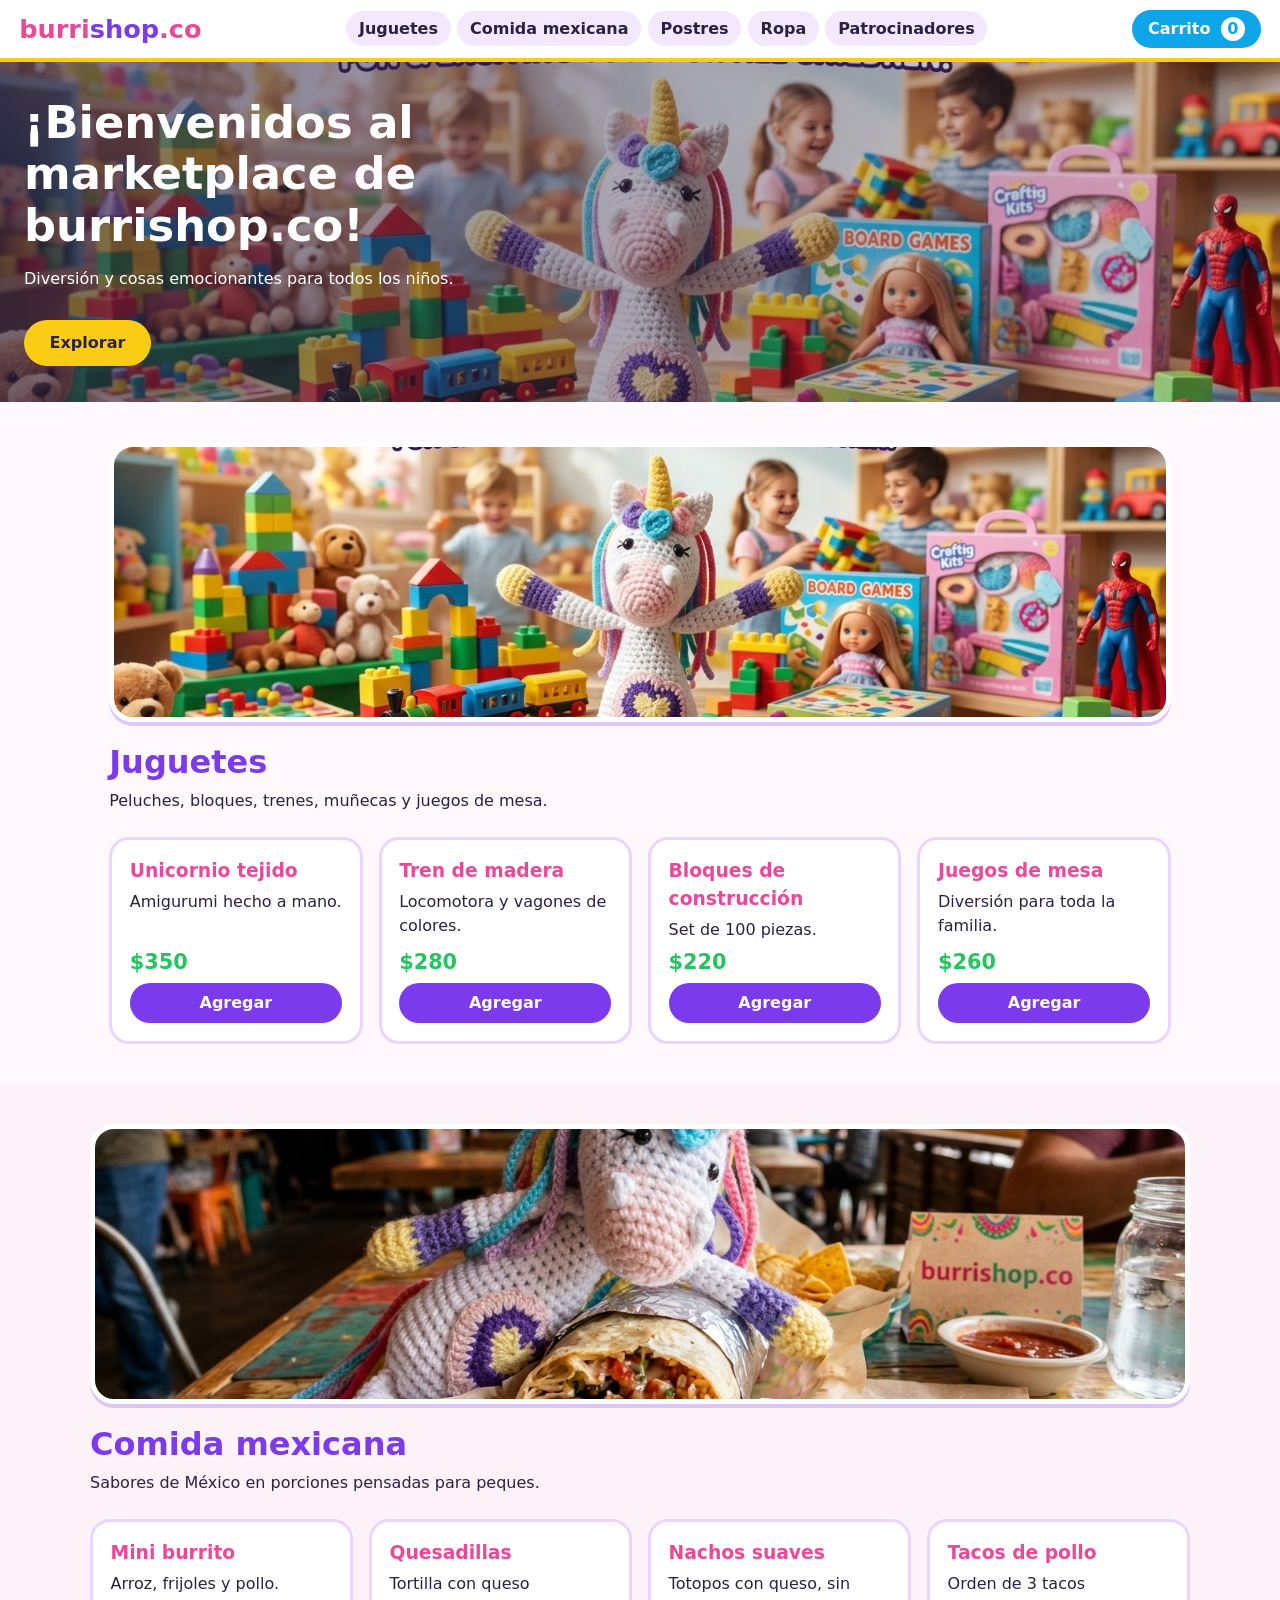
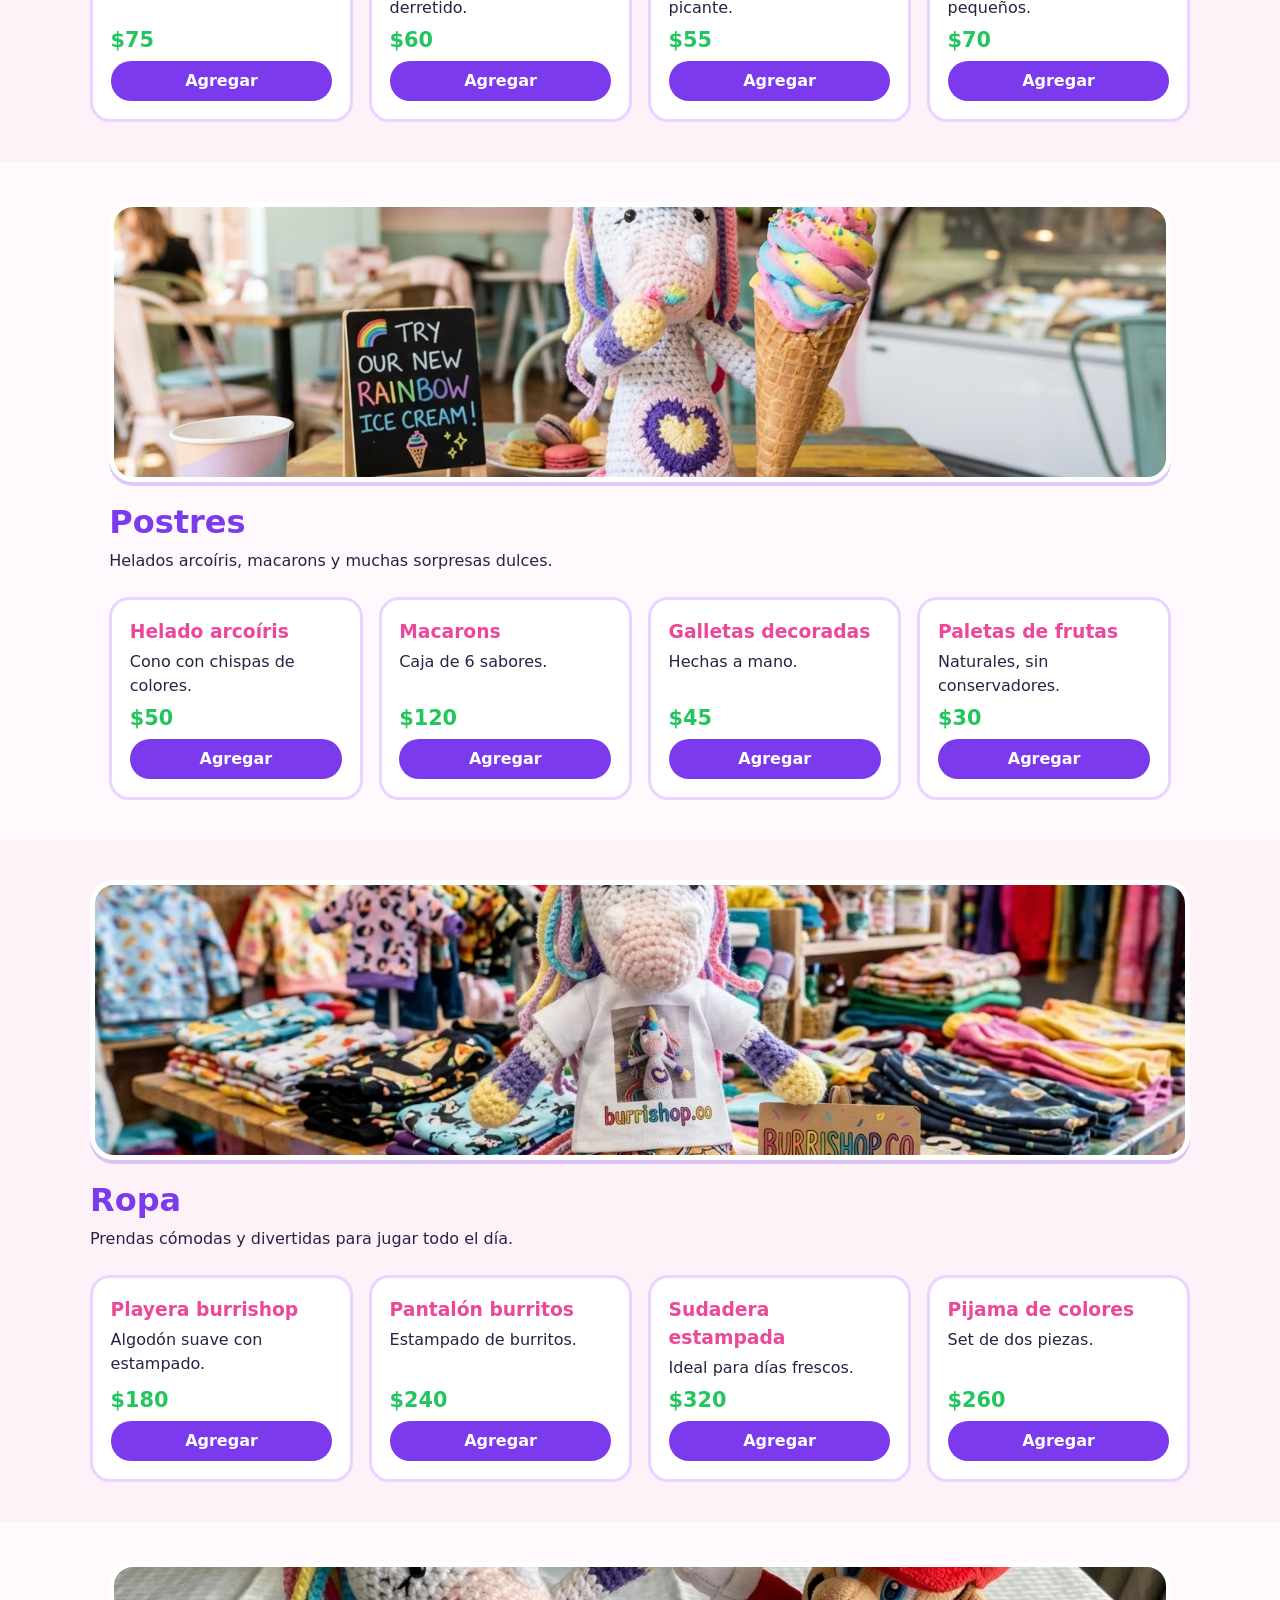
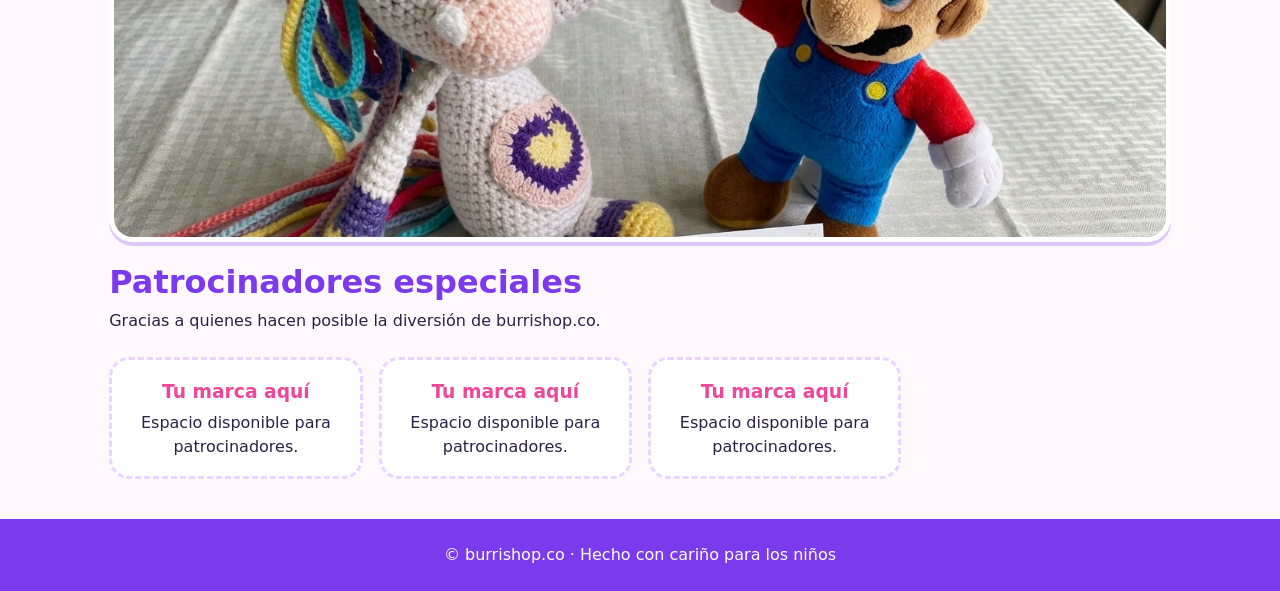
<file: index.html>
﻿<!DOCTYPE html>
<html lang="es">
<head>
  <meta charset="UTF-8">
  <meta name="viewport" content="width=device-width, initial-scale=1">
  <meta http-equiv="Content-Security-Policy" content="default-src 'self'; img-src 'self' data:; style-src 'self'; script-src 'self'">
  <title>burrishop.co | Marketplace para niños</title>
  <meta name="description" content="Marketplace infantil de burrishop.co: juguetes, comida mexicana, postres, ropa y patrocinadores.">
  <link rel="stylesheet" href="styles.css">
</head>
<body>
  <header class="topbar">
    <a class="logo" href="#inicio">burri<span>shop</span>.co</a>
    <nav aria-label="Secciones">
      <a href="#juguetes">Juguetes</a>
      <a href="#comida">Comida mexicana</a>
      <a href="#postres">Postres</a>
      <a href="#ropa">Ropa</a>
      <a href="#patrocinadores">Patrocinadores</a>
    </nav>
    <button class="cart" id="cart-btn" type="button" aria-label="Carrito">
      Carrito <span id="cart-count">0</span>
    </button>
  </header>

  <main id="inicio">
    <section class="hero hero-juguetes" aria-labelledby="hero-title">
      <div class="hero-text">
        <h1 id="hero-title">¡Bienvenidos al marketplace de burrishop.co!</h1>
        <p>Diversión y cosas emocionantes para todos los niños.</p>
        <a class="btn" href="#juguetes">Explorar</a>
      </div>
    </section>

    <!-- JUGUETES -->
    <section id="juguetes" class="seccion">
      <a class="banner banner-juguetes" href="juguetes.html" aria-label="Ver detalle: Juguetes burrishop.co"></a>
      <h2><a href="juguetes.html">Juguetes</a></h2>
      <p class="sub">Peluches, bloques, trenes, muñecas y juegos de mesa.</p>
      <div class="grid">
        <article class="card"><h3>Unicornio tejido</h3><p>Amigurumi hecho a mano.</p><span class="precio">$350</span><button class="add" type="button" data-nombre="Unicornio tejido">Agregar</button></article>
        <article class="card"><h3>Tren de madera</h3><p>Locomotora y vagones de colores.</p><span class="precio">$280</span><button class="add" type="button" data-nombre="Tren de madera">Agregar</button></article>
        <article class="card"><h3>Bloques de construcción</h3><p>Set de 100 piezas.</p><span class="precio">$220</span><button class="add" type="button" data-nombre="Bloques de construcción">Agregar</button></article>
        <article class="card"><h3>Juegos de mesa</h3><p>Diversión para toda la familia.</p><span class="precio">$260</span><button class="add" type="button" data-nombre="Juegos de mesa">Agregar</button></article>
      </div>
    </section>

    <!-- COMIDA MEXICANA -->
    <section id="comida" class="seccion alt">
      <a class="banner banner-comida" href="comida.html" aria-label="Ver detalle: Comida mexicana burrishop"></a>
      <h2><a href="comida.html">Comida mexicana</a></h2>
      <p class="sub">Sabores de México en porciones pensadas para peques.</p>
      <div class="grid">
        <article class="card"><h3>Mini burrito</h3><p>Arroz, frijoles y pollo.</p><span class="precio">$75</span><button class="add" type="button" data-nombre="Mini burrito">Agregar</button></article>
        <article class="card"><h3>Quesadillas</h3><p>Tortilla con queso derretido.</p><span class="precio">$60</span><button class="add" type="button" data-nombre="Quesadillas">Agregar</button></article>
        <article class="card"><h3>Nachos suaves</h3><p>Totopos con queso, sin picante.</p><span class="precio">$55</span><button class="add" type="button" data-nombre="Nachos suaves">Agregar</button></article>
        <article class="card"><h3>Tacos de pollo</h3><p>Orden de 3 tacos pequeños.</p><span class="precio">$70</span><button class="add" type="button" data-nombre="Tacos de pollo">Agregar</button></article>
      </div>
    </section>

    <!-- POSTRES -->
    <section id="postres" class="seccion">
      <a class="banner banner-postres" href="postres.html" aria-label="Ver detalle: Postres burrishop"></a>
      <h2><a href="postres.html">Postres</a></h2>
      <p class="sub">Helados arcoíris, macarons y muchas sorpresas dulces.</p>
      <div class="grid">
        <article class="card"><h3>Helado arcoíris</h3><p>Cono con chispas de colores.</p><span class="precio">$50</span><button class="add" type="button" data-nombre="Helado arcoíris">Agregar</button></article>
        <article class="card"><h3>Macarons</h3><p>Caja de 6 sabores.</p><span class="precio">$120</span><button class="add" type="button" data-nombre="Macarons">Agregar</button></article>
        <article class="card"><h3>Galletas decoradas</h3><p>Hechas a mano.</p><span class="precio">$45</span><button class="add" type="button" data-nombre="Galletas decoradas">Agregar</button></article>
        <article class="card"><h3>Paletas de frutas</h3><p>Naturales, sin conservadores.</p><span class="precio">$30</span><button class="add" type="button" data-nombre="Paletas de frutas">Agregar</button></article>
      </div>
    </section>

    <!-- ROPA -->
    <section id="ropa" class="seccion alt">
      <a class="banner banner-ropa" href="ropa.html" aria-label="Ver detalle: Ropa infantil burrishop"></a>
      <h2><a href="ropa.html">Ropa</a></h2>
      <p class="sub">Prendas cómodas y divertidas para jugar todo el día.</p>
      <div class="grid">
        <article class="card"><h3>Playera burrishop</h3><p>Algodón suave con estampado.</p><span class="precio">$180</span><button class="add" type="button" data-nombre="Playera burrishop">Agregar</button></article>
        <article class="card"><h3>Pantalón burritos</h3><p>Estampado de burritos.</p><span class="precio">$240</span><button class="add" type="button" data-nombre="Pantalón burritos">Agregar</button></article>
        <article class="card"><h3>Sudadera estampada</h3><p>Ideal para días frescos.</p><span class="precio">$320</span><button class="add" type="button" data-nombre="Sudadera estampada">Agregar</button></article>
        <article class="card"><h3>Pijama de colores</h3><p>Set de dos piezas.</p><span class="precio">$260</span><button class="add" type="button" data-nombre="Pijama de colores">Agregar</button></article>
      </div>
    </section>

    <!-- PATROCINADORES -->
    <section id="patrocinadores" class="seccion">
      <a class="banner banner-patrocinadores" href="patrocinadores.html" aria-label="Ver detalle: Patrocinadores especiales burrishop.co"></a>
      <h2><a href="patrocinadores.html">Patrocinadores especiales</a></h2>
      <p class="sub">Gracias a quienes hacen posible la diversión de burrishop.co.</p>
      <div class="grid">
        <article class="card spons"><h3>Tu marca aquí</h3><p>Espacio disponible para patrocinadores.</p></article>
        <article class="card spons"><h3>Tu marca aquí</h3><p>Espacio disponible para patrocinadores.</p></article>
        <article class="card spons"><h3>Tu marca aquí</h3><p>Espacio disponible para patrocinadores.</p></article>
      </div>
    </section>
  </main>

  <footer>
    <p>© burrishop.co · Hecho con cariño para los niños</p>
  </footer>

  <script src="app.js"></script>
</body>
</html>
</file>
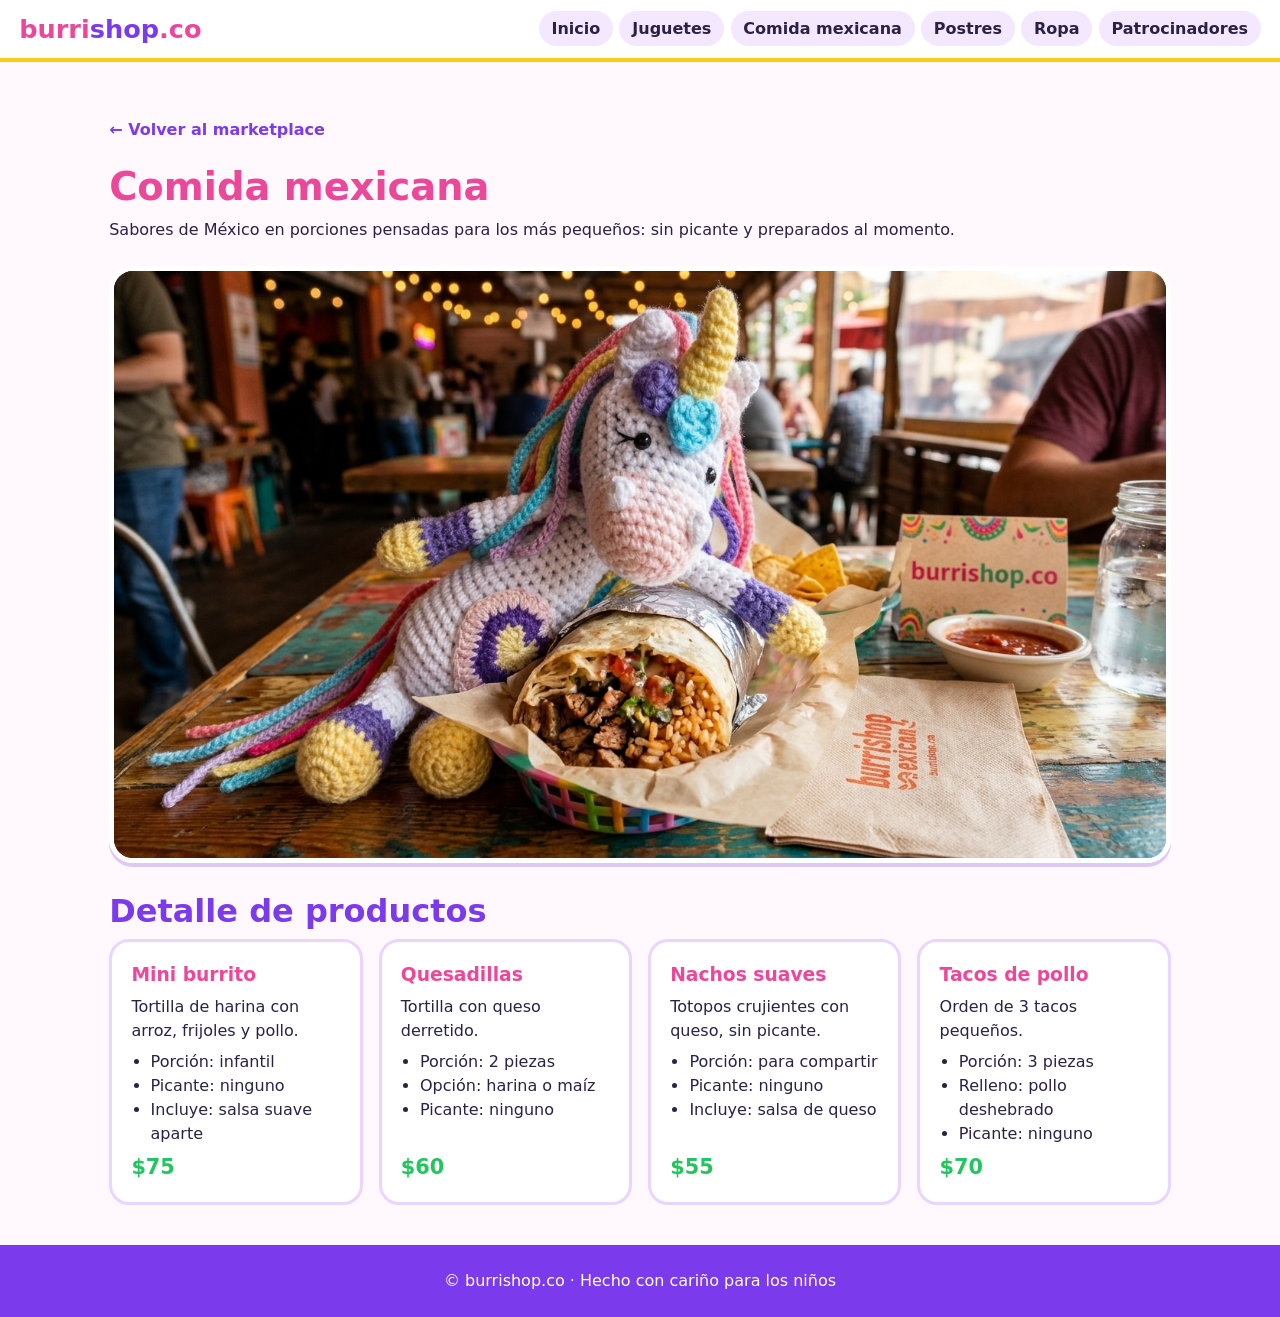
<file: comida.html>
﻿<!DOCTYPE html>
<html lang="es">
<head>
  <meta charset="UTF-8">
  <meta name="viewport" content="width=device-width, initial-scale=1">
  <meta http-equiv="Content-Security-Policy" content="default-src 'self'; img-src 'self' data:; style-src 'self'; script-src 'self'">
  <title>Comida mexicana | burrishop.co</title>
  <link rel="stylesheet" href="styles.css">
</head>
<body>
  <header class="topbar">
    <a class="logo" href="index.html">burri<span>shop</span>.co</a>
    <nav aria-label="Secciones">
      <a href="index.html">Inicio</a>
      <a href="juguetes.html">Juguetes</a>
      <a href="comida.html">Comida mexicana</a>
      <a href="postres.html">Postres</a>
      <a href="ropa.html">Ropa</a>
      <a href="patrocinadores.html">Patrocinadores</a>
    </nav>
  </header>

  <main class="seccion">
    <p><a class="volver" href="index.html">&larr; Volver al marketplace</a></p>
    <h1 class="titulo-detalle">Comida mexicana</h1>
    <p class="sub">Sabores de México en porciones pensadas para los más pequeños: sin picante y preparados al momento.</p>
    <figure class="foto-completa banner-comida">
      <img src="img/comida-mexicana.jpg" alt="Foto completa de la comida mexicana de burrishop">
    </figure>
    <h2>Detalle de productos</h2>
    <div class="grid">
      <article class="detalle">
        <h3>Mini burrito</h3>
        <p>Tortilla de harina con arroz, frijoles y pollo.</p>
        <ul>
          <li>Porción: infantil</li>
          <li>Picante: ninguno</li>
          <li>Incluye: salsa suave aparte</li>
        </ul>
        <span class="precio">$75</span>
      </article>
      <article class="detalle">
        <h3>Quesadillas</h3>
        <p>Tortilla con queso derretido.</p>
        <ul>
          <li>Porción: 2 piezas</li>
          <li>Opción: harina o maíz</li>
          <li>Picante: ninguno</li>
        </ul>
        <span class="precio">$60</span>
      </article>
      <article class="detalle">
        <h3>Nachos suaves</h3>
        <p>Totopos crujientes con queso, sin picante.</p>
        <ul>
          <li>Porción: para compartir</li>
          <li>Picante: ninguno</li>
          <li>Incluye: salsa de queso</li>
        </ul>
        <span class="precio">$55</span>
      </article>
      <article class="detalle">
        <h3>Tacos de pollo</h3>
        <p>Orden de 3 tacos pequeños.</p>
        <ul>
          <li>Porción: 3 piezas</li>
          <li>Relleno: pollo deshebrado</li>
          <li>Picante: ninguno</li>
        </ul>
        <span class="precio">$70</span>
      </article>
    </div>
  </main>

  <footer>
    <p>&copy; burrishop.co · Hecho con cariño para los niños</p>
  </footer>
</body>
</html>
</file>
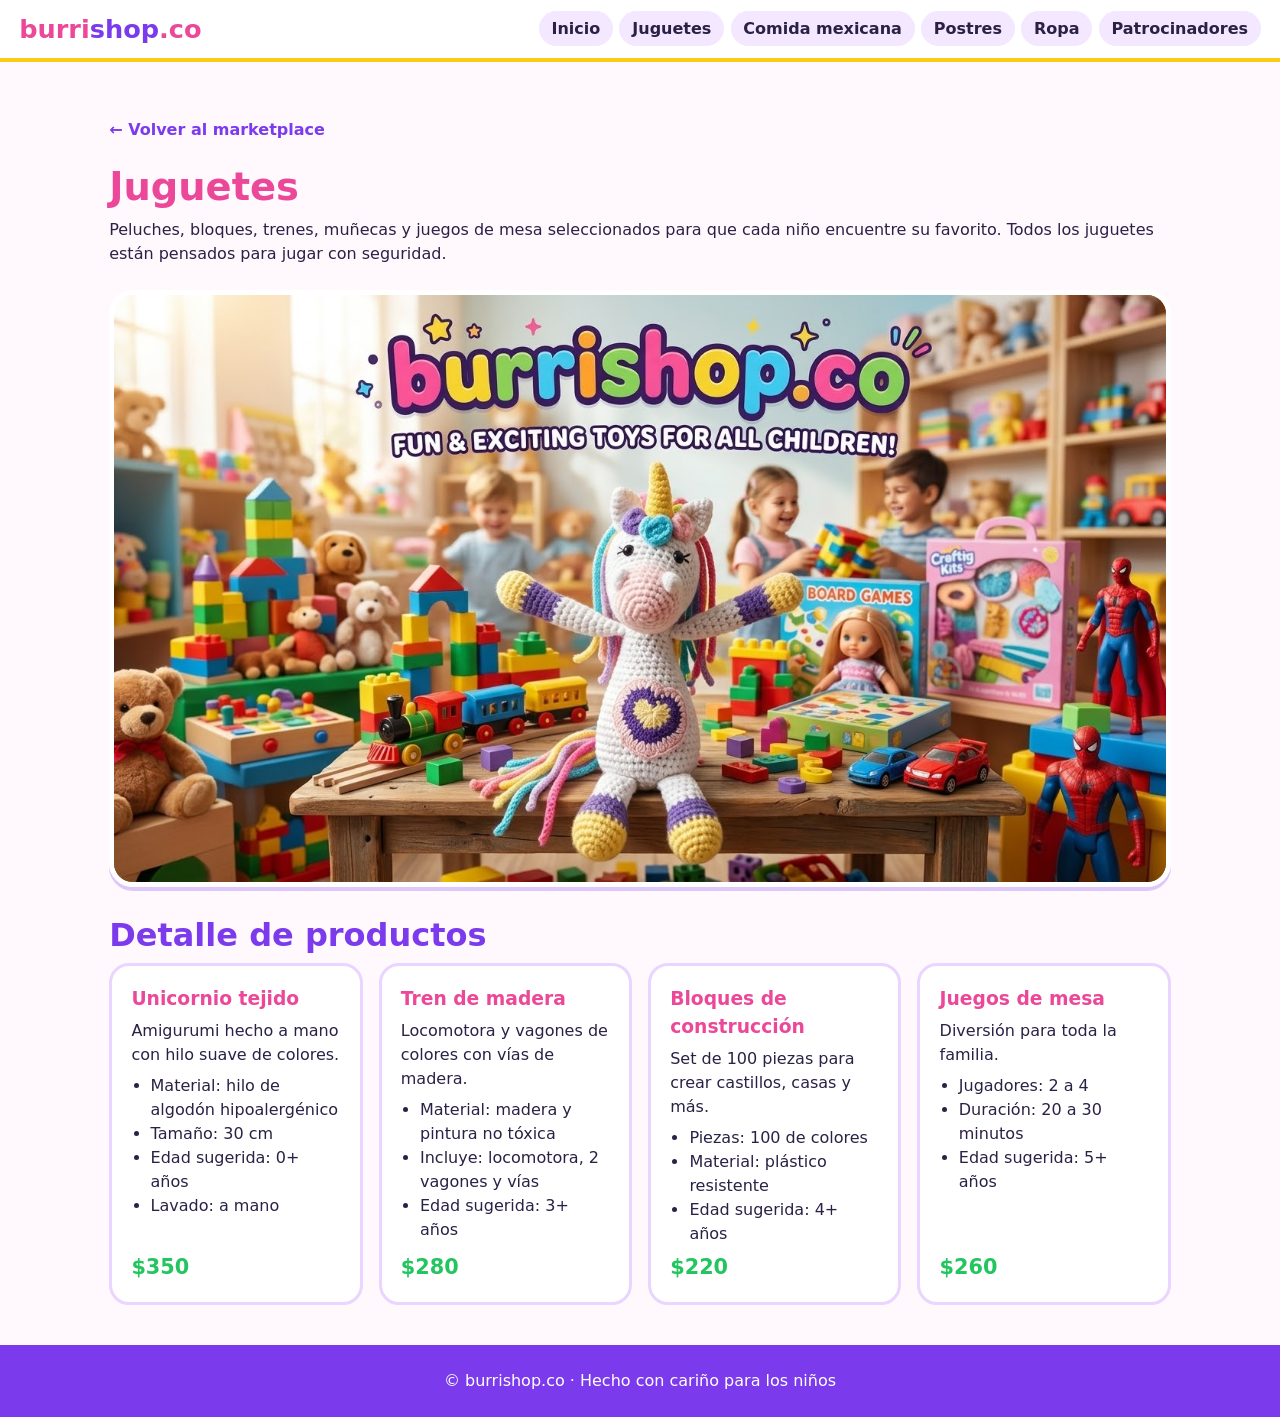
<file: juguetes.html>
﻿<!DOCTYPE html>
<html lang="es">
<head>
  <meta charset="UTF-8">
  <meta name="viewport" content="width=device-width, initial-scale=1">
  <meta http-equiv="Content-Security-Policy" content="default-src 'self'; img-src 'self' data:; style-src 'self'; script-src 'self'">
  <title>Juguetes | burrishop.co</title>
  <link rel="stylesheet" href="styles.css">
</head>
<body>
  <header class="topbar">
    <a class="logo" href="index.html">burri<span>shop</span>.co</a>
    <nav aria-label="Secciones">
      <a href="index.html">Inicio</a>
      <a href="juguetes.html">Juguetes</a>
      <a href="comida.html">Comida mexicana</a>
      <a href="postres.html">Postres</a>
      <a href="ropa.html">Ropa</a>
      <a href="patrocinadores.html">Patrocinadores</a>
    </nav>
  </header>

  <main class="seccion">
    <p><a class="volver" href="index.html">&larr; Volver al marketplace</a></p>
    <h1 class="titulo-detalle">Juguetes</h1>
    <p class="sub">Peluches, bloques, trenes, muñecas y juegos de mesa seleccionados para que cada niño encuentre su favorito. Todos los juguetes están pensados para jugar con seguridad.</p>
    <figure class="foto-completa banner-juguetes">
      <img src="img/juguetes.jpg" alt="Foto completa de la sección de juguetes de burrishop.co">
    </figure>
    <h2>Detalle de productos</h2>
    <div class="grid">
      <article class="detalle">
        <h3>Unicornio tejido</h3>
        <p>Amigurumi hecho a mano con hilo suave de colores.</p>
        <ul>
          <li>Material: hilo de algodón hipoalergénico</li>
          <li>Tamaño: 30 cm</li>
          <li>Edad sugerida: 0+ años</li>
          <li>Lavado: a mano</li>
        </ul>
        <span class="precio">$350</span>
      </article>
      <article class="detalle">
        <h3>Tren de madera</h3>
        <p>Locomotora y vagones de colores con vías de madera.</p>
        <ul>
          <li>Material: madera y pintura no tóxica</li>
          <li>Incluye: locomotora, 2 vagones y vías</li>
          <li>Edad sugerida: 3+ años</li>
        </ul>
        <span class="precio">$280</span>
      </article>
      <article class="detalle">
        <h3>Bloques de construcción</h3>
        <p>Set de 100 piezas para crear castillos, casas y más.</p>
        <ul>
          <li>Piezas: 100 de colores</li>
          <li>Material: plástico resistente</li>
          <li>Edad sugerida: 4+ años</li>
        </ul>
        <span class="precio">$220</span>
      </article>
      <article class="detalle">
        <h3>Juegos de mesa</h3>
        <p>Diversión para toda la familia.</p>
        <ul>
          <li>Jugadores: 2 a 4</li>
          <li>Duración: 20 a 30 minutos</li>
          <li>Edad sugerida: 5+ años</li>
        </ul>
        <span class="precio">$260</span>
      </article>
    </div>
  </main>

  <footer>
    <p>&copy; burrishop.co · Hecho con cariño para los niños</p>
  </footer>
</body>
</html>
</file>
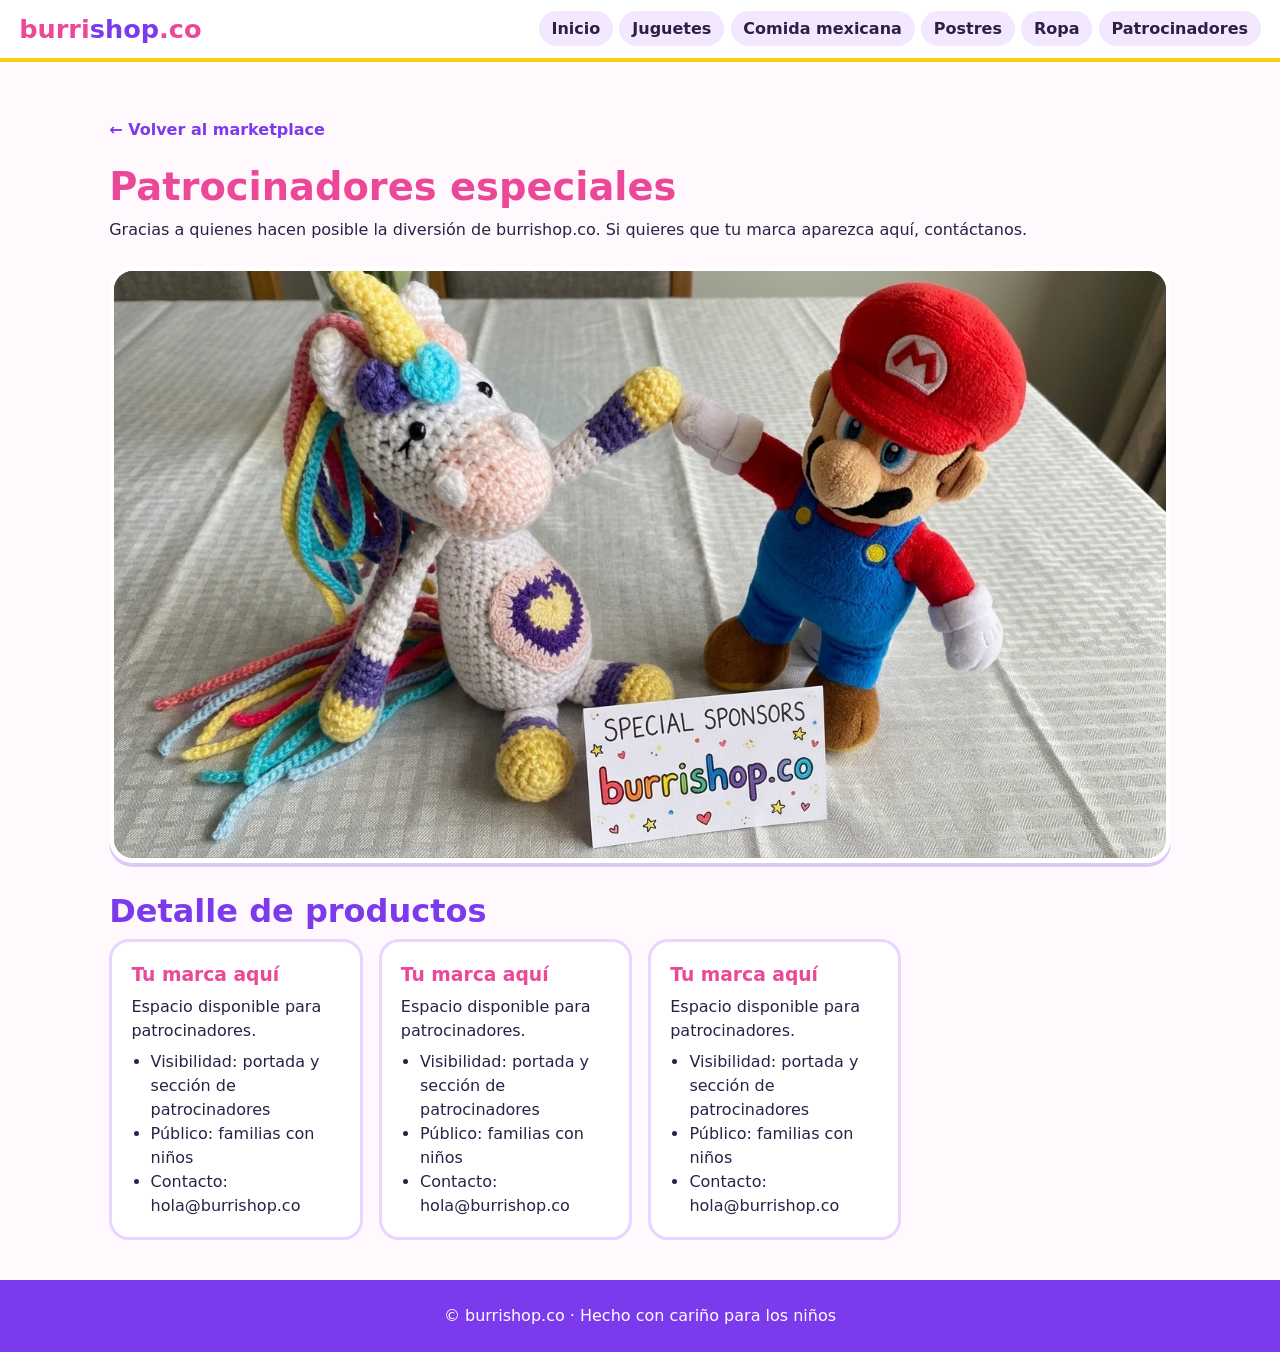
<file: patrocinadores.html>
﻿<!DOCTYPE html>
<html lang="es">
<head>
  <meta charset="UTF-8">
  <meta name="viewport" content="width=device-width, initial-scale=1">
  <meta http-equiv="Content-Security-Policy" content="default-src 'self'; img-src 'self' data:; style-src 'self'; script-src 'self'">
  <title>Patrocinadores especiales | burrishop.co</title>
  <link rel="stylesheet" href="styles.css">
</head>
<body>
  <header class="topbar">
    <a class="logo" href="index.html">burri<span>shop</span>.co</a>
    <nav aria-label="Secciones">
      <a href="index.html">Inicio</a>
      <a href="juguetes.html">Juguetes</a>
      <a href="comida.html">Comida mexicana</a>
      <a href="postres.html">Postres</a>
      <a href="ropa.html">Ropa</a>
      <a href="patrocinadores.html">Patrocinadores</a>
    </nav>
  </header>

  <main class="seccion">
    <p><a class="volver" href="index.html">&larr; Volver al marketplace</a></p>
    <h1 class="titulo-detalle">Patrocinadores especiales</h1>
    <p class="sub">Gracias a quienes hacen posible la diversión de burrishop.co. Si quieres que tu marca aparezca aquí, contáctanos.</p>
    <figure class="foto-completa banner-patrocinadores">
      <img src="img/patrocinadores.jpg" alt="Foto completa de los patrocinadores especiales de burrishop.co">
    </figure>
    <h2>Detalle de productos</h2>
    <div class="grid">
      <article class="detalle">
        <h3>Tu marca aquí</h3>
        <p>Espacio disponible para patrocinadores.</p>
        <ul>
          <li>Visibilidad: portada y sección de patrocinadores</li>
          <li>Público: familias con niños</li>
          <li>Contacto: hola@burrishop.co</li>
        </ul>
      </article>
      <article class="detalle">
        <h3>Tu marca aquí</h3>
        <p>Espacio disponible para patrocinadores.</p>
        <ul>
          <li>Visibilidad: portada y sección de patrocinadores</li>
          <li>Público: familias con niños</li>
          <li>Contacto: hola@burrishop.co</li>
        </ul>
      </article>
      <article class="detalle">
        <h3>Tu marca aquí</h3>
        <p>Espacio disponible para patrocinadores.</p>
        <ul>
          <li>Visibilidad: portada y sección de patrocinadores</li>
          <li>Público: familias con niños</li>
          <li>Contacto: hola@burrishop.co</li>
        </ul>
      </article>
    </div>
  </main>

  <footer>
    <p>&copy; burrishop.co · Hecho con cariño para los niños</p>
  </footer>
</body>
</html>
</file>
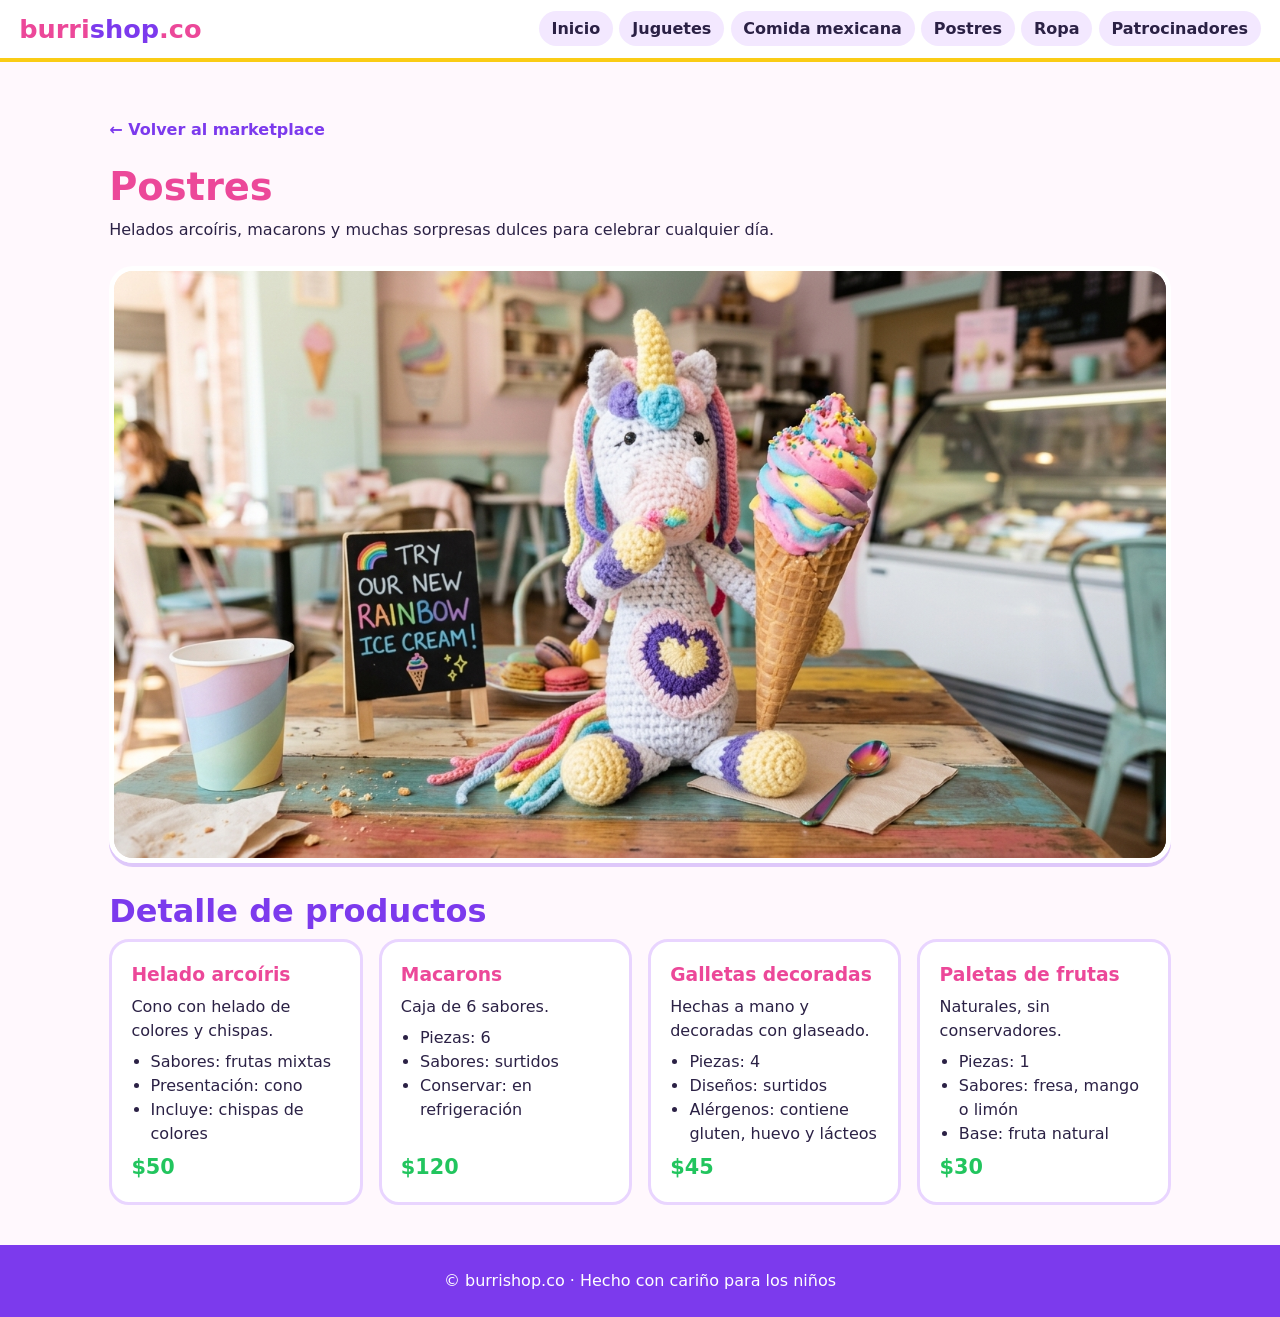
<file: postres.html>
﻿<!DOCTYPE html>
<html lang="es">
<head>
  <meta charset="UTF-8">
  <meta name="viewport" content="width=device-width, initial-scale=1">
  <meta http-equiv="Content-Security-Policy" content="default-src 'self'; img-src 'self' data:; style-src 'self'; script-src 'self'">
  <title>Postres | burrishop.co</title>
  <link rel="stylesheet" href="styles.css">
</head>
<body>
  <header class="topbar">
    <a class="logo" href="index.html">burri<span>shop</span>.co</a>
    <nav aria-label="Secciones">
      <a href="index.html">Inicio</a>
      <a href="juguetes.html">Juguetes</a>
      <a href="comida.html">Comida mexicana</a>
      <a href="postres.html">Postres</a>
      <a href="ropa.html">Ropa</a>
      <a href="patrocinadores.html">Patrocinadores</a>
    </nav>
  </header>

  <main class="seccion">
    <p><a class="volver" href="index.html">&larr; Volver al marketplace</a></p>
    <h1 class="titulo-detalle">Postres</h1>
    <p class="sub">Helados arcoíris, macarons y muchas sorpresas dulces para celebrar cualquier día.</p>
    <figure class="foto-completa banner-postres">
      <img src="img/postres.jpg" alt="Foto completa de los postres de burrishop">
    </figure>
    <h2>Detalle de productos</h2>
    <div class="grid">
      <article class="detalle">
        <h3>Helado arcoíris</h3>
        <p>Cono con helado de colores y chispas.</p>
        <ul>
          <li>Sabores: frutas mixtas</li>
          <li>Presentación: cono</li>
          <li>Incluye: chispas de colores</li>
        </ul>
        <span class="precio">$50</span>
      </article>
      <article class="detalle">
        <h3>Macarons</h3>
        <p>Caja de 6 sabores.</p>
        <ul>
          <li>Piezas: 6</li>
          <li>Sabores: surtidos</li>
          <li>Conservar: en refrigeración</li>
        </ul>
        <span class="precio">$120</span>
      </article>
      <article class="detalle">
        <h3>Galletas decoradas</h3>
        <p>Hechas a mano y decoradas con glaseado.</p>
        <ul>
          <li>Piezas: 4</li>
          <li>Diseños: surtidos</li>
          <li>Alérgenos: contiene gluten, huevo y lácteos</li>
        </ul>
        <span class="precio">$45</span>
      </article>
      <article class="detalle">
        <h3>Paletas de frutas</h3>
        <p>Naturales, sin conservadores.</p>
        <ul>
          <li>Piezas: 1</li>
          <li>Sabores: fresa, mango o limón</li>
          <li>Base: fruta natural</li>
        </ul>
        <span class="precio">$30</span>
      </article>
    </div>
  </main>

  <footer>
    <p>&copy; burrishop.co · Hecho con cariño para los niños</p>
  </footer>
</body>
</html>
</file>
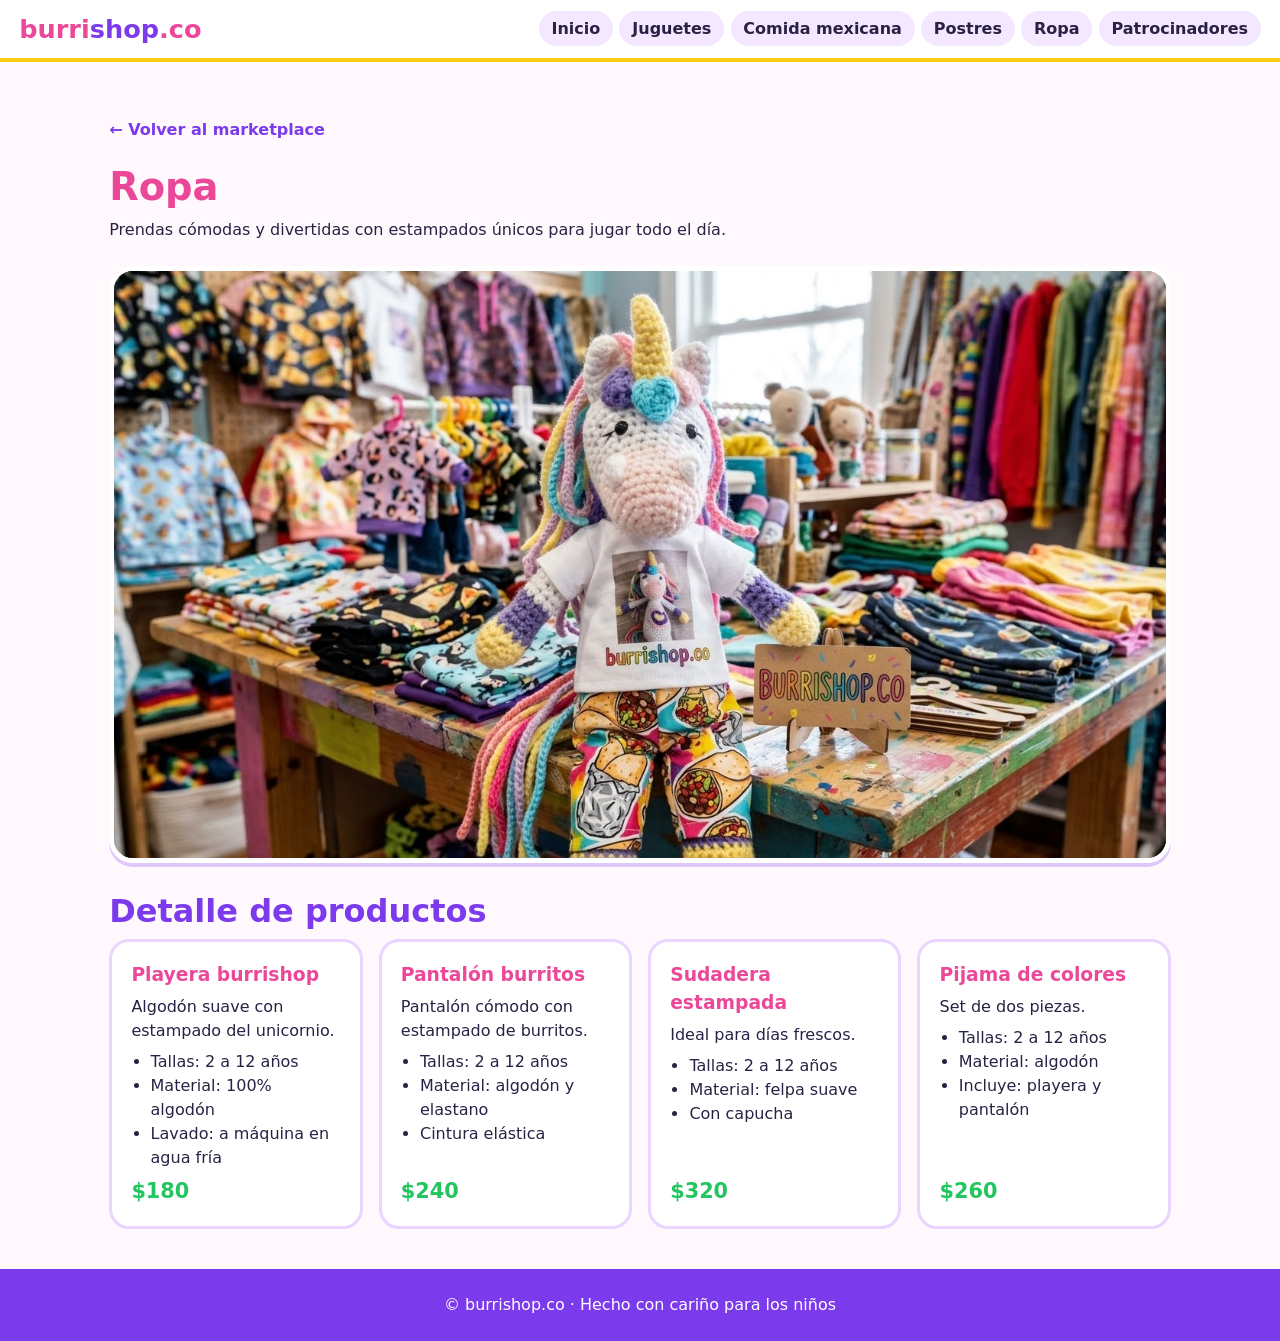
<file: ropa.html>
﻿<!DOCTYPE html>
<html lang="es">
<head>
  <meta charset="UTF-8">
  <meta name="viewport" content="width=device-width, initial-scale=1">
  <meta http-equiv="Content-Security-Policy" content="default-src 'self'; img-src 'self' data:; style-src 'self'; script-src 'self'">
  <title>Ropa | burrishop.co</title>
  <link rel="stylesheet" href="styles.css">
</head>
<body>
  <header class="topbar">
    <a class="logo" href="index.html">burri<span>shop</span>.co</a>
    <nav aria-label="Secciones">
      <a href="index.html">Inicio</a>
      <a href="juguetes.html">Juguetes</a>
      <a href="comida.html">Comida mexicana</a>
      <a href="postres.html">Postres</a>
      <a href="ropa.html">Ropa</a>
      <a href="patrocinadores.html">Patrocinadores</a>
    </nav>
  </header>

  <main class="seccion">
    <p><a class="volver" href="index.html">&larr; Volver al marketplace</a></p>
    <h1 class="titulo-detalle">Ropa</h1>
    <p class="sub">Prendas cómodas y divertidas con estampados únicos para jugar todo el día.</p>
    <figure class="foto-completa banner-ropa">
      <img src="img/ropa.jpg" alt="Foto completa de la ropa infantil de burrishop">
    </figure>
    <h2>Detalle de productos</h2>
    <div class="grid">
      <article class="detalle">
        <h3>Playera burrishop</h3>
        <p>Algodón suave con estampado del unicornio.</p>
        <ul>
          <li>Tallas: 2 a 12 años</li>
          <li>Material: 100% algodón</li>
          <li>Lavado: a máquina en agua fría</li>
        </ul>
        <span class="precio">$180</span>
      </article>
      <article class="detalle">
        <h3>Pantalón burritos</h3>
        <p>Pantalón cómodo con estampado de burritos.</p>
        <ul>
          <li>Tallas: 2 a 12 años</li>
          <li>Material: algodón y elastano</li>
          <li>Cintura elástica</li>
        </ul>
        <span class="precio">$240</span>
      </article>
      <article class="detalle">
        <h3>Sudadera estampada</h3>
        <p>Ideal para días frescos.</p>
        <ul>
          <li>Tallas: 2 a 12 años</li>
          <li>Material: felpa suave</li>
          <li>Con capucha</li>
        </ul>
        <span class="precio">$320</span>
      </article>
      <article class="detalle">
        <h3>Pijama de colores</h3>
        <p>Set de dos piezas.</p>
        <ul>
          <li>Tallas: 2 a 12 años</li>
          <li>Material: algodón</li>
          <li>Incluye: playera y pantalón</li>
        </ul>
        <span class="precio">$260</span>
      </article>
    </div>
  </main>

  <footer>
    <p>&copy; burrishop.co · Hecho con cariño para los niños</p>
  </footer>
</body>
</html>
</file>
<file: styles.css>
:root {
  --rosa: #ec4899;
  --morado: #7c3aed;
  --azul: #0ea5e9;
  --amarillo: #facc15;
  --verde: #22c55e;
  --texto: #2b2145;
  --fondo: #fff8fd;
}
* { box-sizing: border-box; }
html { scroll-behavior: smooth; }
body {
  margin: 0;
  font-family: "Trebuchet MS", "Segoe UI", system-ui, sans-serif;
  color: var(--texto);
  background: var(--fondo);
  line-height: 1.5;
}

/* Barra superior */
.topbar {
  position: sticky; top: 0; z-index: 10;
  display: flex; flex-wrap: wrap; align-items: center; justify-content: space-between; gap: .5rem 1rem;
  padding: .6rem 1.2rem;
  background: #fff;
  border-bottom: 4px solid var(--amarillo);
}
.logo { font-size: 1.6rem; font-weight: 800; color: var(--rosa); text-decoration: none; }
.logo span { color: var(--morado); }
nav { display: flex; flex-wrap: wrap; gap: .4rem; }
nav a {
  padding: .35rem .8rem; border-radius: 999px;
  color: var(--texto); text-decoration: none; font-weight: 700;
  background: #f3e8ff;
}
nav a:hover, nav a:focus-visible { background: var(--morado); color: #fff; }
.cart {
  border: 0; border-radius: 999px; padding: .45rem 1rem;
  font: inherit; font-weight: 700; color: #fff; background: var(--azul); cursor: pointer;
}
.cart span {
  display: inline-block; min-width: 1.5rem; margin-left: .3rem; padding: 0 .4rem;
  border-radius: 999px; background: #fff; color: var(--azul); text-align: center;
}

/* Hero y banners con foto (con colores de respaldo si falta la imagen) */
.hero, .banner {
  background-size: cover; background-position: center;
}
.hero-juguetes {
  background-image: linear-gradient(90deg, rgba(43,33,69,.65), rgba(43,33,69,.1)), url("img/juguetes.jpg"), linear-gradient(135deg, var(--rosa), var(--morado));
}
.hero { min-height: 340px; display: flex; align-items: center; padding: 2rem 1.5rem; }
.hero-text { max-width: 560px; color: #fff; }
.hero h1 { margin: 0 0 .5rem; font-size: clamp(1.8rem, 5vw, 2.8rem); line-height: 1.15; }
.btn {
  display: inline-block; margin-top: .8rem; padding: .7rem 1.6rem; border-radius: 999px;
  background: var(--amarillo); color: var(--texto); font-weight: 800; text-decoration: none;
}
.btn:hover { background: #fde047; }

.seccion { max-width: 1100px; margin: 0 auto; padding: 2.5rem 1.2rem; }
.seccion.alt { max-width: none; background: #fdf2f8; }
.seccion.alt > * { max-width: 1100px; margin-left: auto; margin-right: auto; }
.seccion h2 { font-size: 2rem; margin: 1rem 0 .2rem; color: var(--morado); }
.sub { margin: 0 0 1.5rem; }

.banner {
  height: 280px; border-radius: 24px; border: 5px solid #fff;
  box-shadow: 0 4px 0 rgba(124,58,237,.25);
}
.banner-juguetes       { background-image: url("img/juguetes.jpg"), linear-gradient(135deg, var(--rosa), var(--morado)); }
.banner-comida         { background-image: url("img/comida-mexicana.jpg"), linear-gradient(135deg, #f97316, var(--rosa)); }
.banner-postres        { background-image: url("img/postres.jpg"), linear-gradient(135deg, #f9a8d4, var(--azul)); }
.banner-ropa           { background-image: url("img/ropa.jpg"), linear-gradient(135deg, var(--verde), var(--azul)); }
.banner-patrocinadores { background-image: url("img/patrocinadores.jpg"), linear-gradient(135deg, var(--amarillo), #f97316); }

/* Tarjetas de producto */
.grid { display: grid; grid-template-columns: repeat(auto-fill, minmax(220px, 1fr)); gap: 1rem; }
.card {
  display: flex; flex-direction: column; gap: .3rem;
  padding: 1.1rem; border-radius: 20px; background: #fff;
  border: 3px solid #e9d5ff;
}
.card h3 { margin: 0; color: var(--rosa); }
.card p { margin: 0; flex: 1; }
.precio { font-size: 1.3rem; font-weight: 800; color: var(--verde); }
.add {
  border: 0; border-radius: 999px; padding: .5rem 1rem;
  font: inherit; font-weight: 700; color: #fff; background: var(--morado); cursor: pointer;
}
.add:hover, .add:focus-visible { background: var(--rosa); }
.spons { text-align: center; border-style: dashed; }

footer { padding: 1.5rem; text-align: center; color: #fff; background: var(--morado); }
footer p { margin: 0; }

@media (max-width: 600px) {
  .banner { height: 190px; }
}

/* Enlaces de sección y páginas de detalle */
a.banner { display: block; transition: transform .15s; }
a.banner:hover, a.banner:focus-visible { transform: scale(1.01); outline: 4px solid var(--amarillo); }
.seccion h2 a { color: inherit; text-decoration: none; }
.seccion h2 a:hover, .seccion h2 a:focus-visible { text-decoration: underline; }
.volver { color: var(--morado); font-weight: 700; text-decoration: none; }
.volver:hover { text-decoration: underline; }
.titulo-detalle { margin: .5rem 0 .2rem; font-size: 2.4rem; color: var(--rosa); }
.foto-completa {
  margin: 0 0 1.5rem; min-height: 200px; overflow: hidden;
  border-radius: 24px; border: 5px solid #fff; background-size: cover; background-position: center;
  box-shadow: 0 4px 0 rgba(124,58,237,.25);
}
.foto-completa img { display: block; width: 100%; height: auto; }
.detalle {
  display: flex; flex-direction: column; gap: .4rem;
  padding: 1.2rem; border-radius: 20px; background: #fff; border: 3px solid #e9d5ff;
}
.detalle h3 { margin: 0; color: var(--rosa); }
.detalle p { margin: 0; }
.detalle ul { margin: 0; padding-left: 1.2rem; flex: 1; }
</file>
